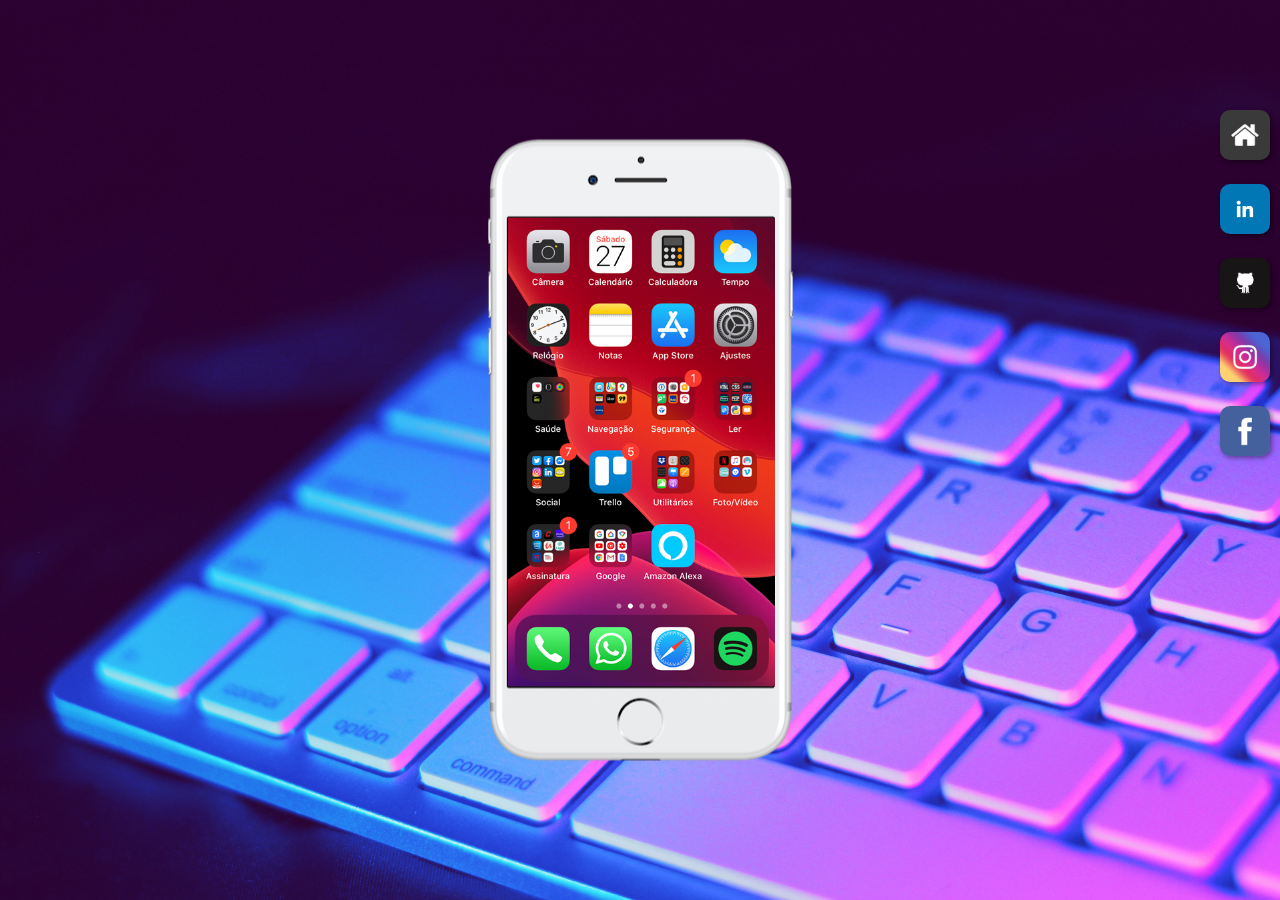
<file: index.html>
<!DOCTYPE html>
<html lang="pt-br">
<head>
    <meta charset="UTF-8">
    <meta http-equiv="X-UA-Compatible" content="IE=edge">
    <meta name="viewport" content="width=device-width, initial-scale=1.0">
    <title>Portfolio</title>
    <link rel="shortcut icon" href="img/favicon.ico" type="image/x-icon">
    <link rel="stylesheet" href="style.css">
</head>

<body>

    <main>

        <section id="telefone">
            <iframe src="home.html" name="tela" id="tela"
            frameborder="0"></iframe>

        </section>

        <section id="redes" >

            <a href="home.html" target="tela"><img src="img/logo-home.jpg" alt=""></a> <br>

            <a href="linkedin.html" target="tela"><img src="img/logo-linkedin.png" alt=""></a> <br>

            <a href="github.html" target="tela"><img src="img/logo-git.png" alt=""></a> <br>

            <a href="instagram.html" target="tela"><img src="img/logo-instagram.jpg" alt=""></a> <br>

            <a href="face.html" target="tela"><img src="img/logo-facebook.jpg" alt=""></a> <br>


        </section>

 





    </main>


    
</body>
</html>
</file>
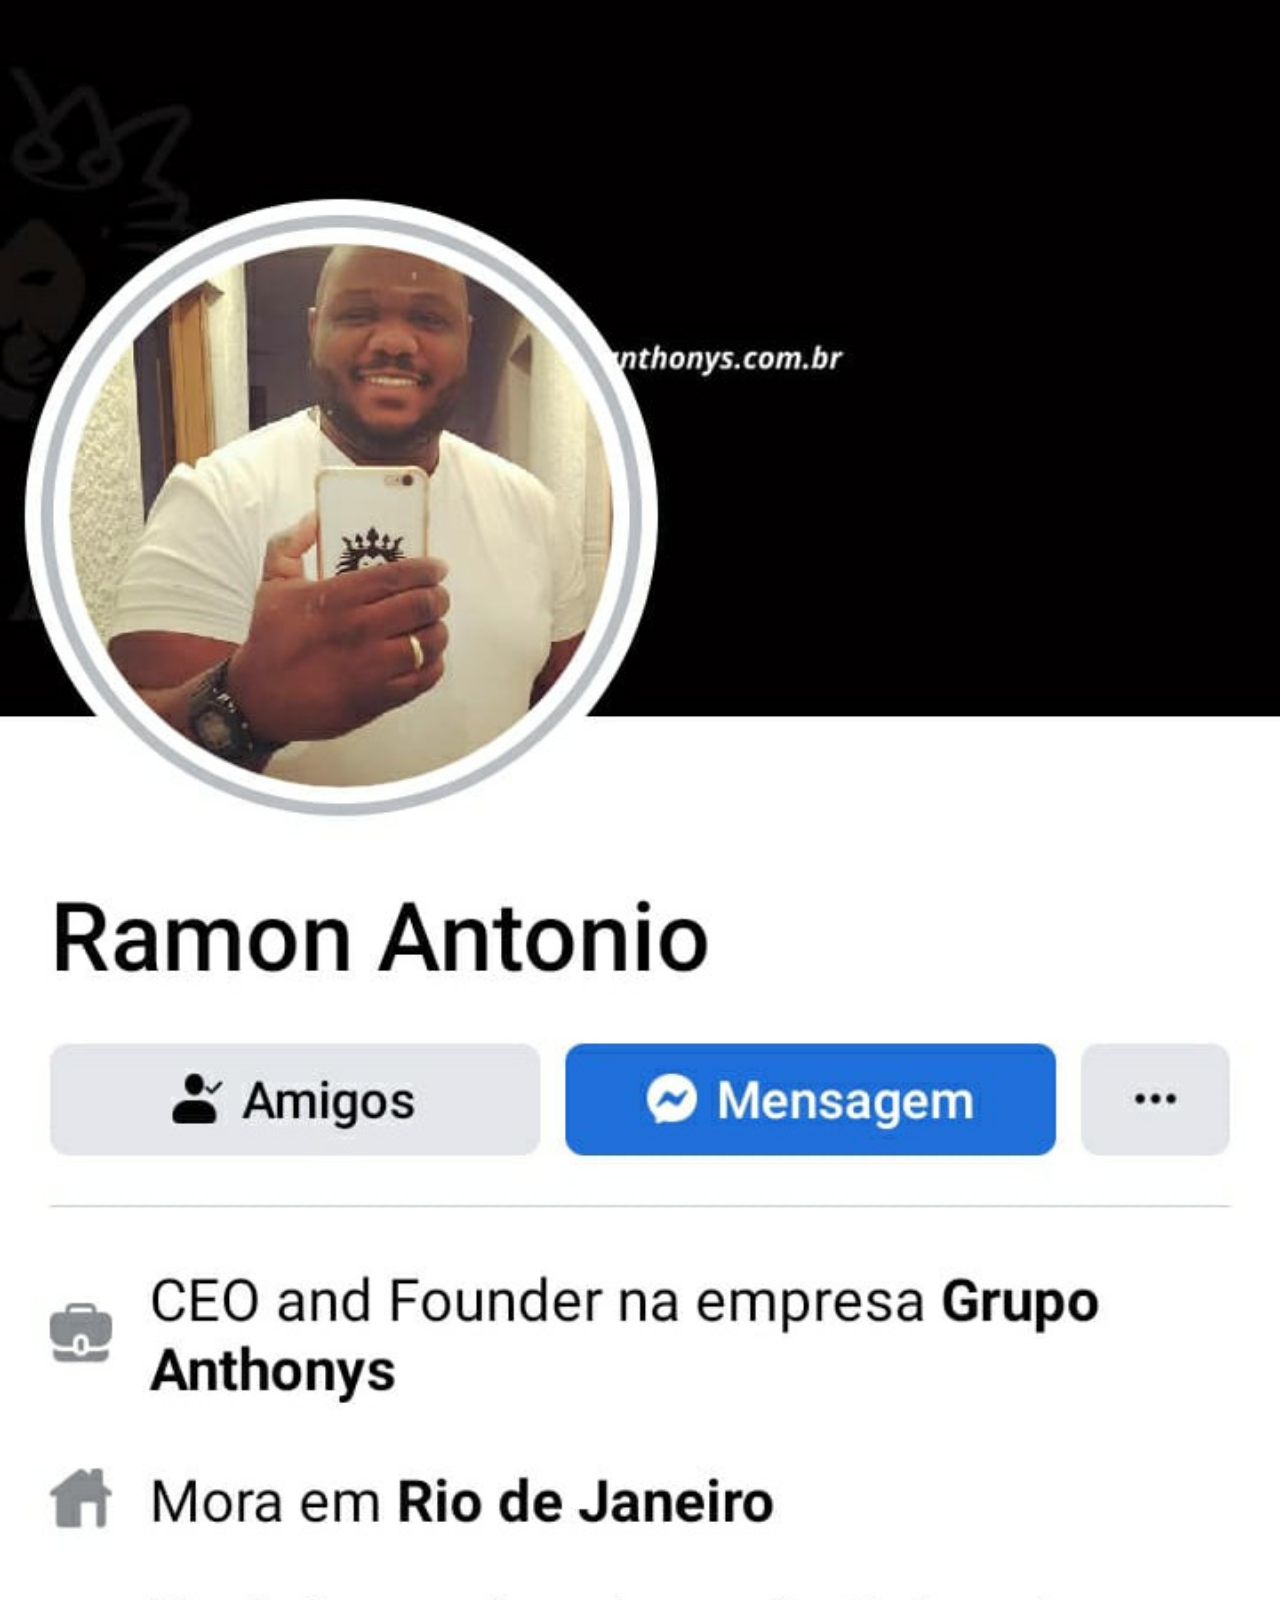
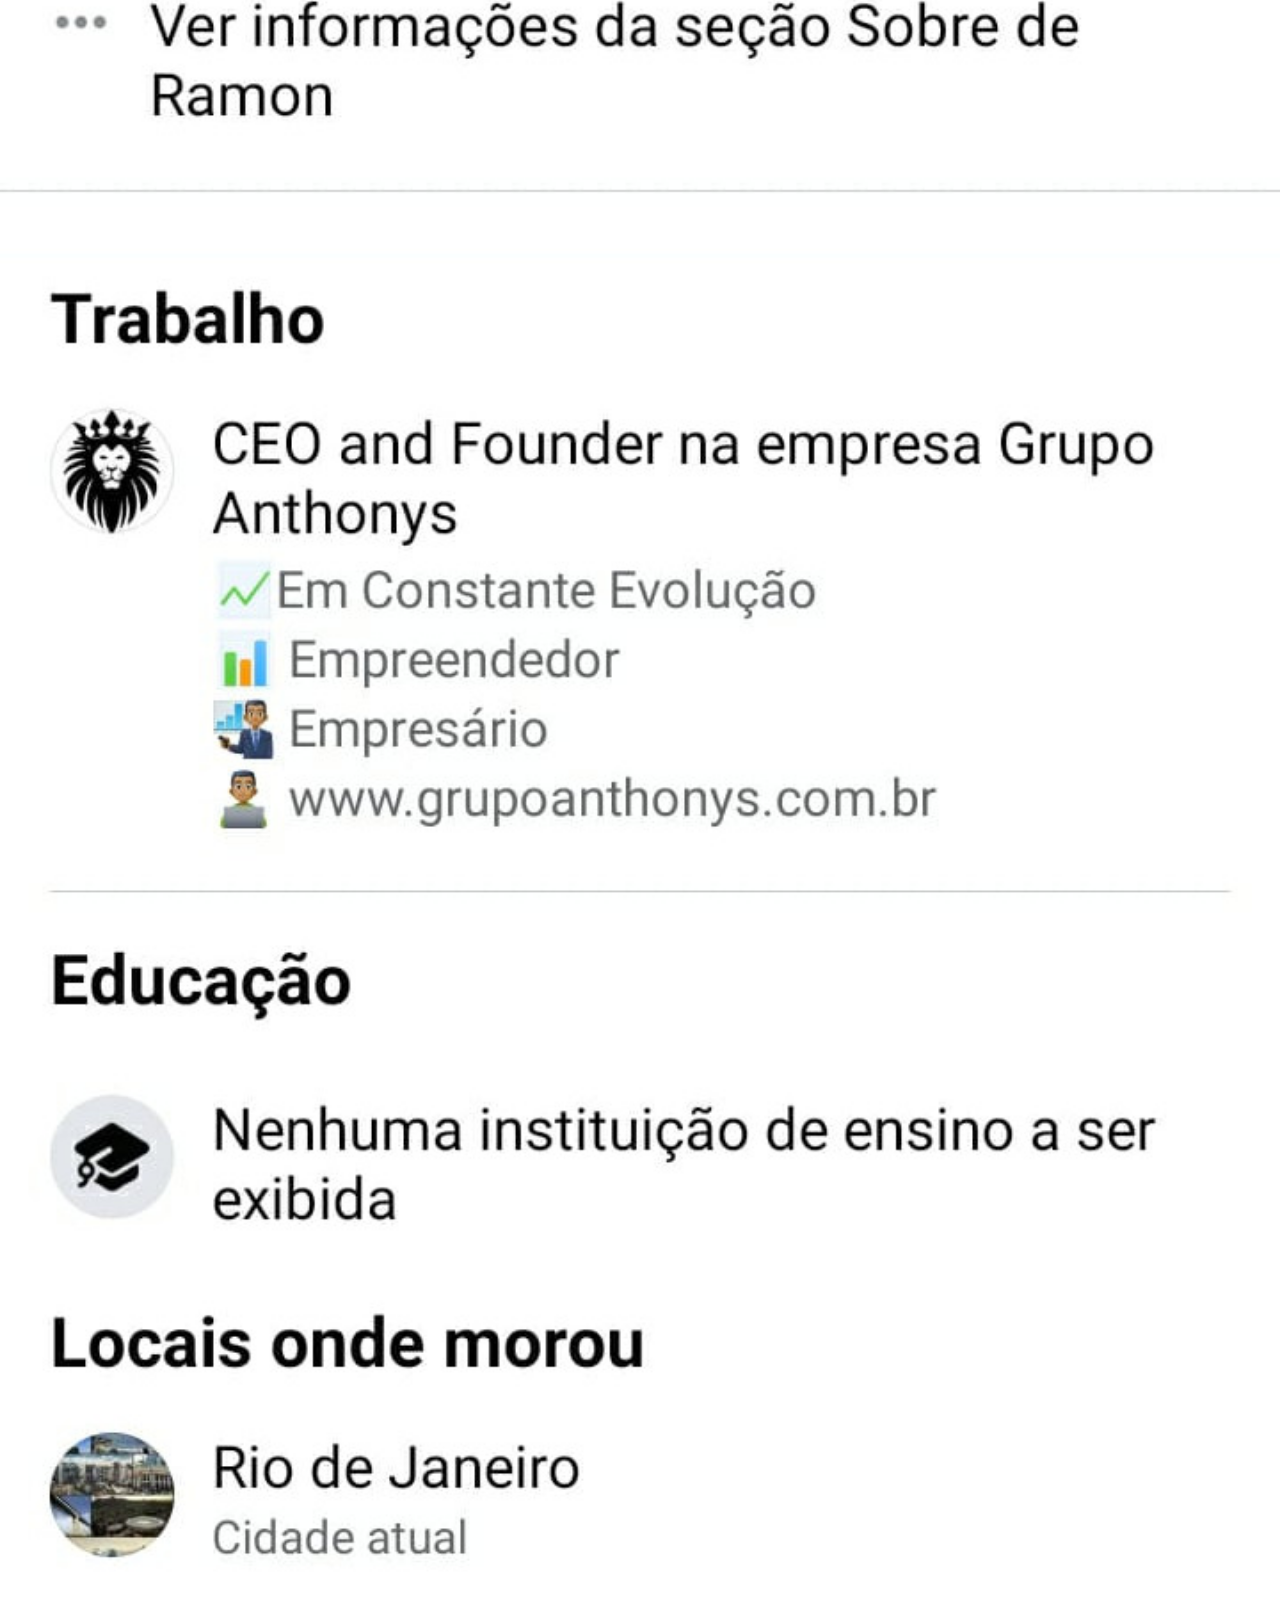
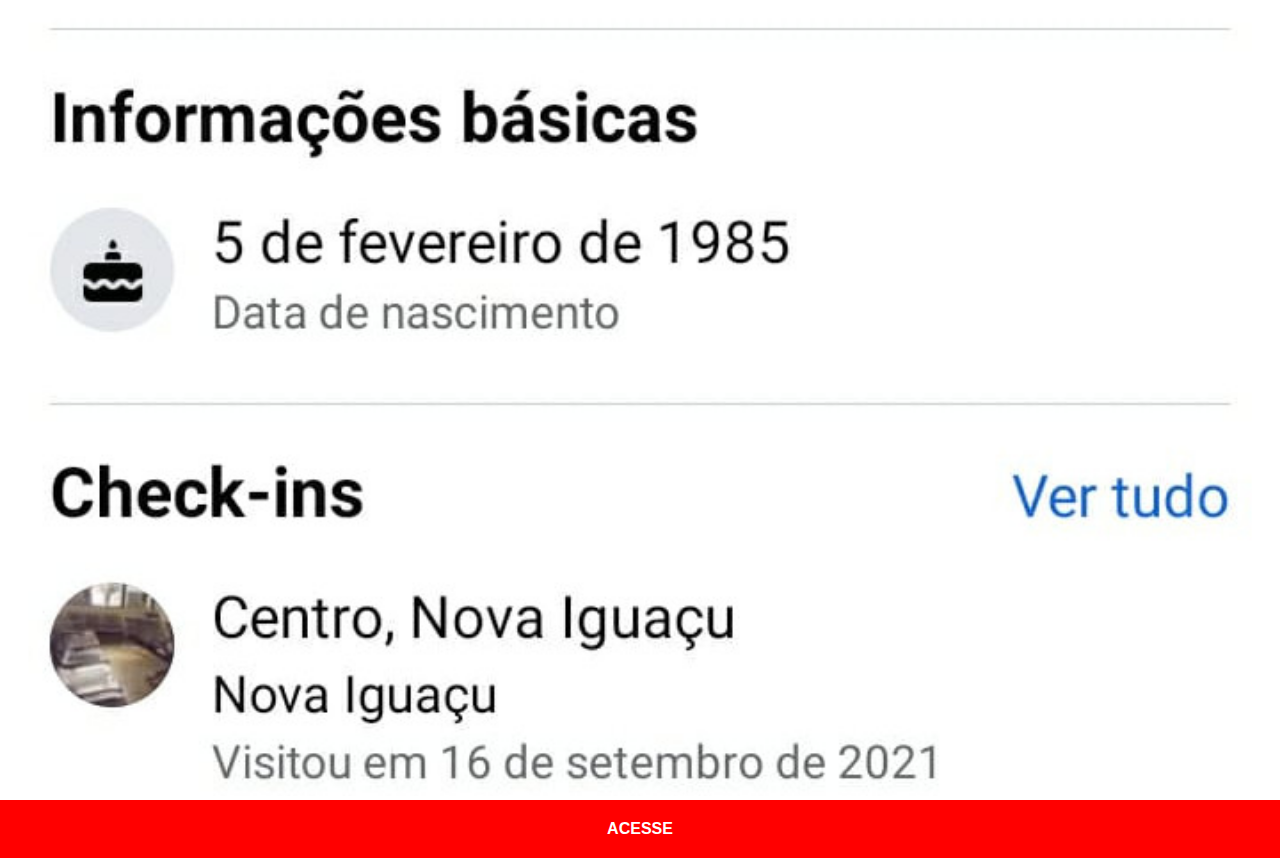
<file: face.html>
<!DOCTYPE html>
<html lang="en">
<head>
    <meta charset="UTF-8">
    <meta http-equiv="X-UA-Compatible" content="IE=edge">
    <meta name="viewport" content="width=device-width, initial-scale=1.0">
    <title>Facebook</title>
    <link rel="stylesheet" href="redes.css">
</head>
<body>
    <img src="img/tela-facebook.jpg" alt="">
    <a href="https://www.facebook.com/antonio.nomar.73/" target="_blank">ACESSE</a>
</body>
</html>
</file>
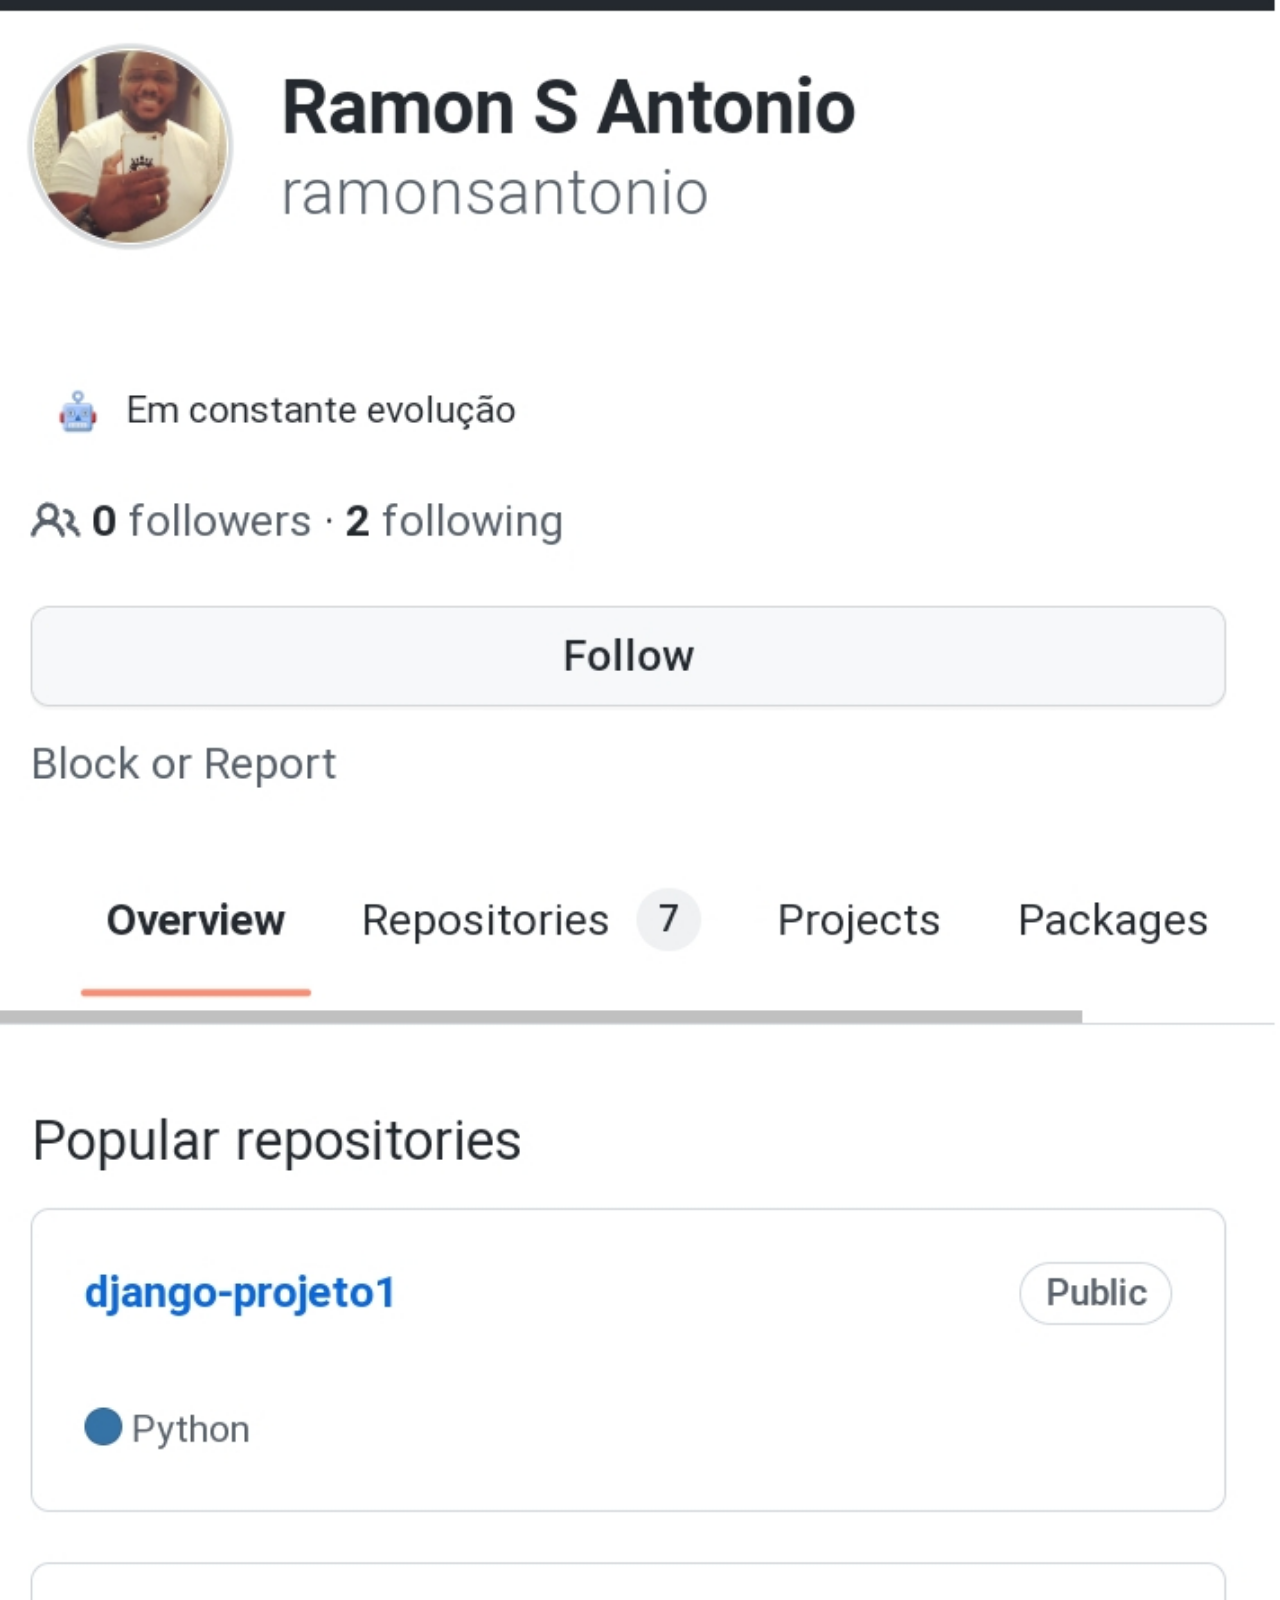
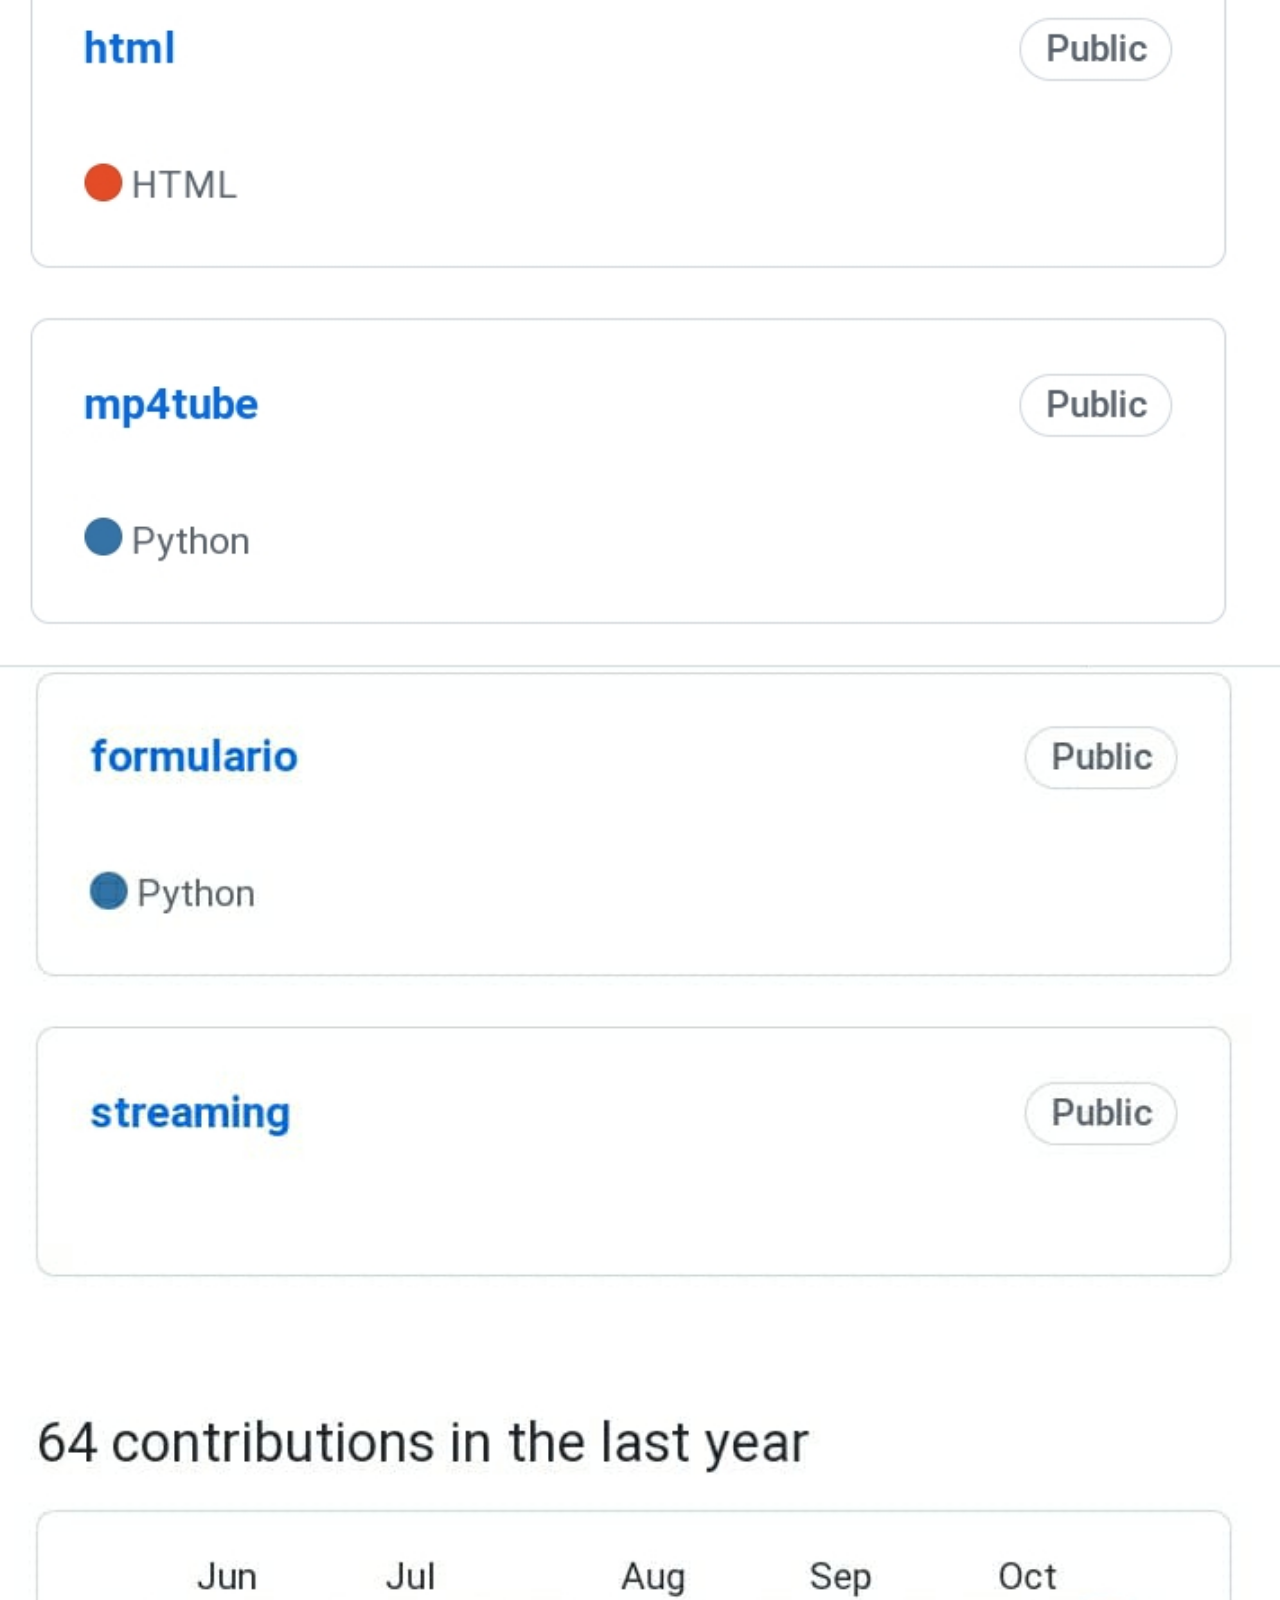
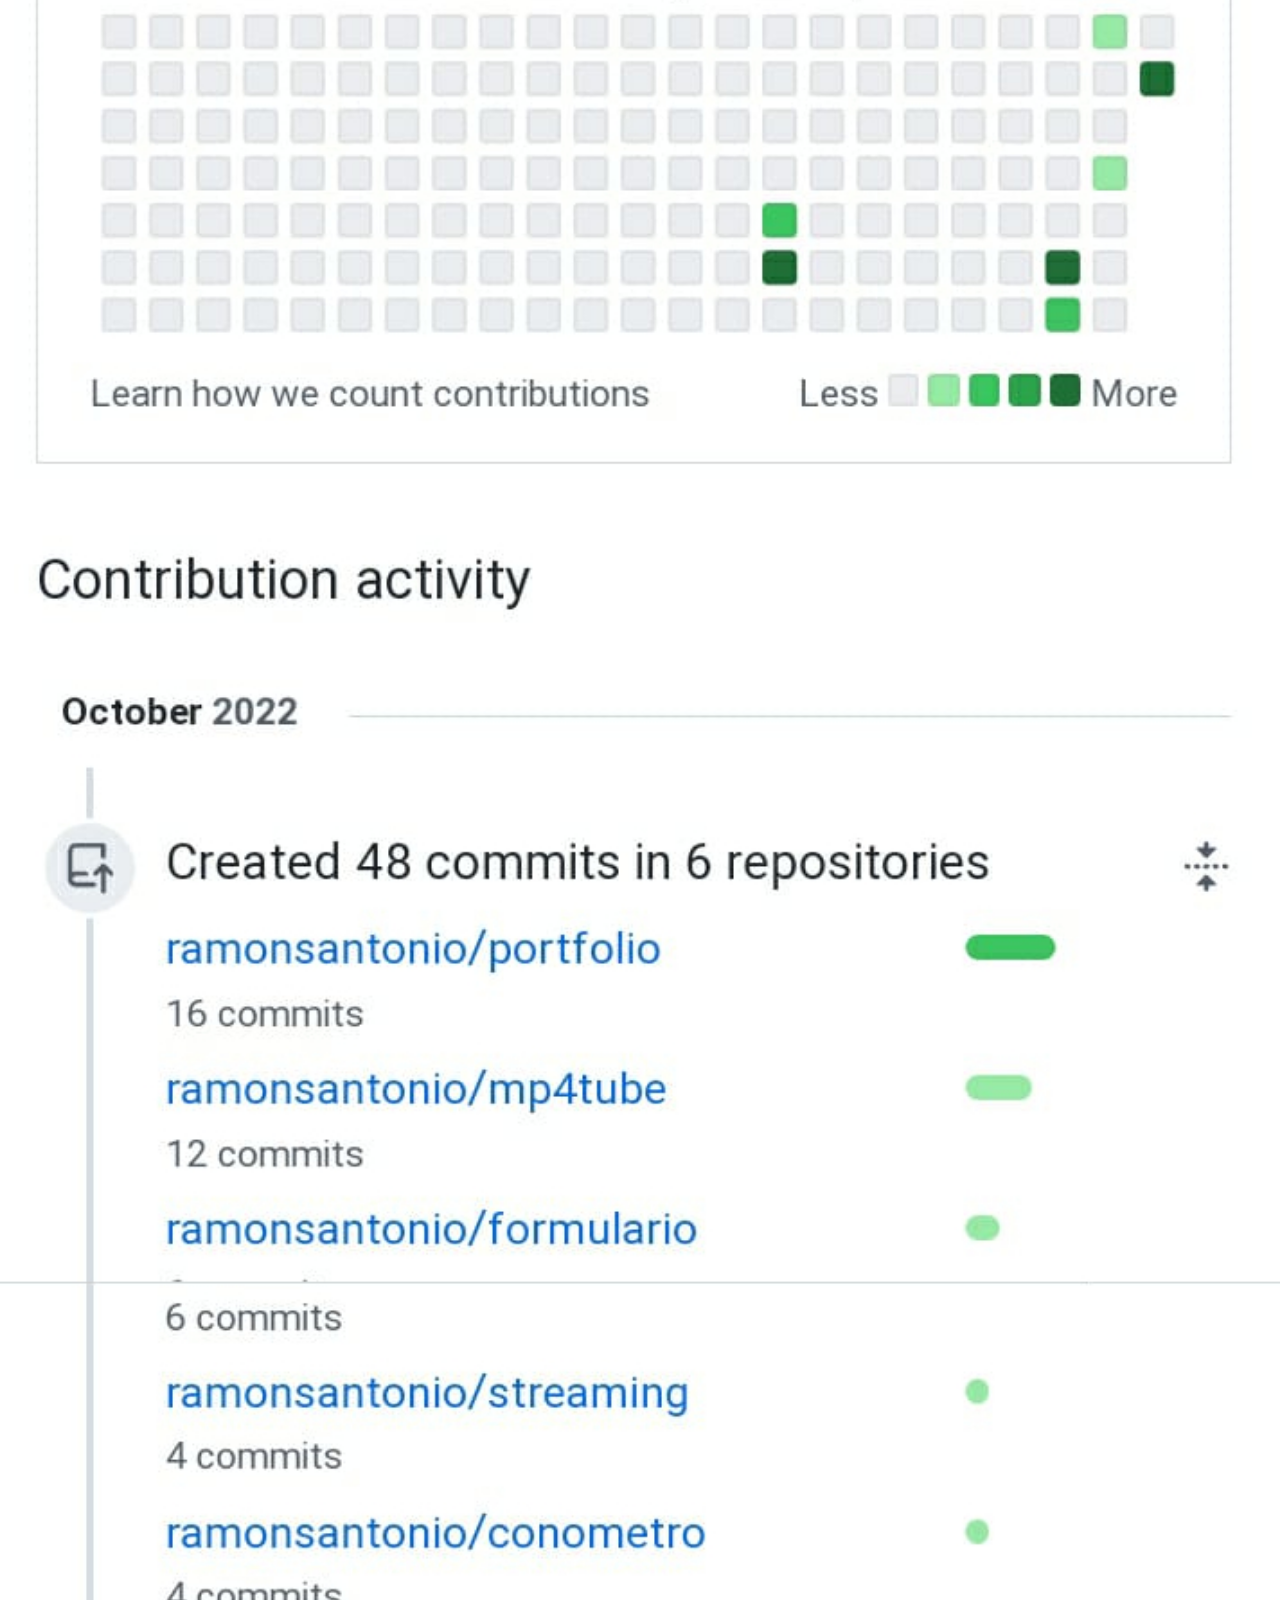
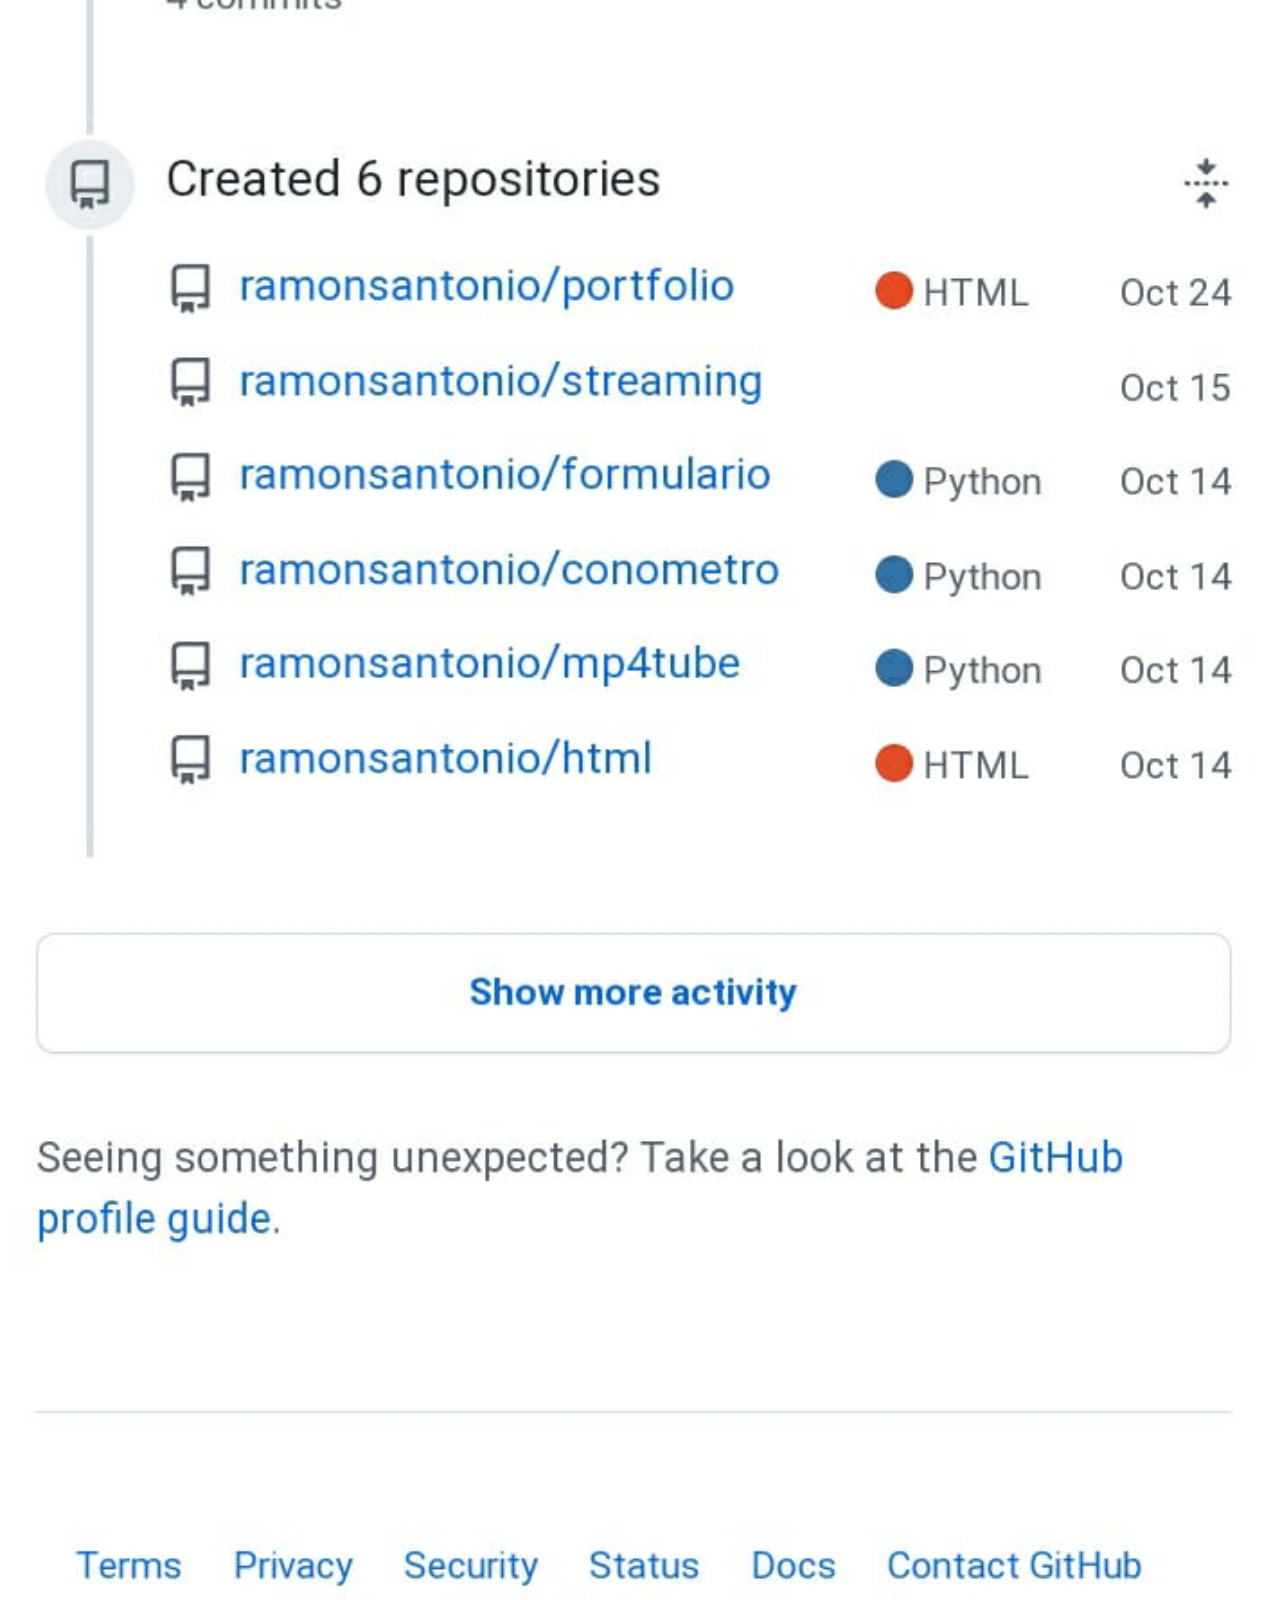
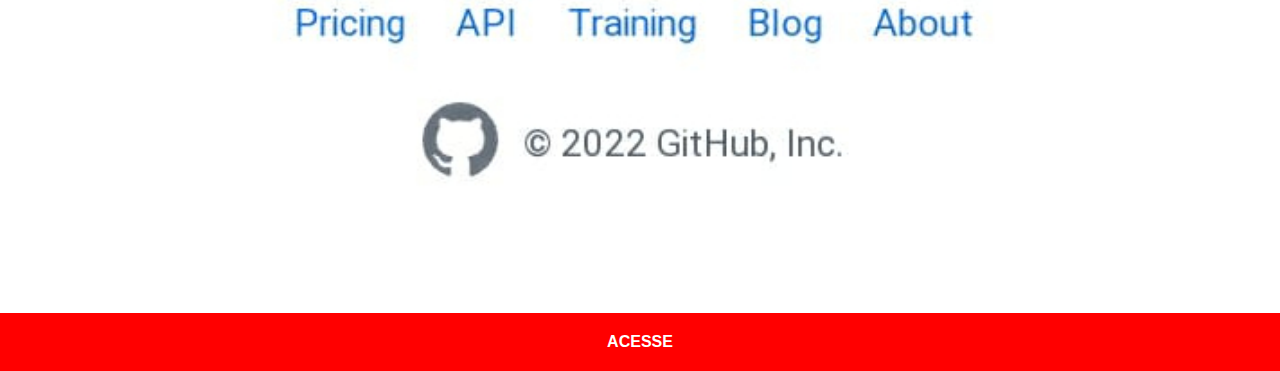
<file: github.html>
<!DOCTYPE html>
<html lang="en">
<head>
    <meta charset="UTF-8">
    <meta http-equiv="X-UA-Compatible" content="IE=edge">
    <meta name="viewport" content="width=device-width, initial-scale=1.0">
    <title>Github</title>
    <link rel="stylesheet" href="redes.css">
</head>
<body>
    <img src="img/tela-github.jpg" alt="github">
    <a href="https://github.com/ramonsantonio" target="_blank">ACESSE</a>
    
</body>
</html>
</file>
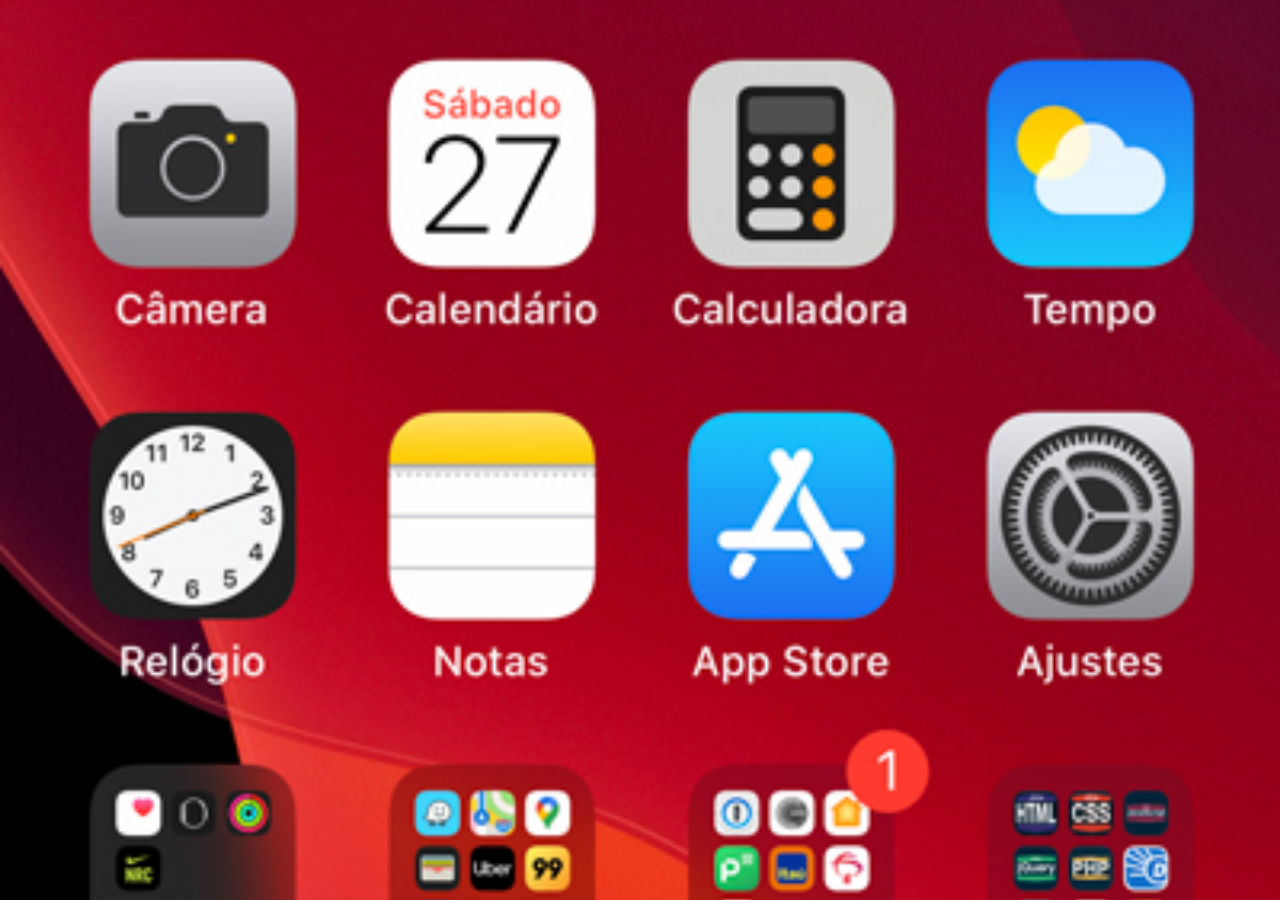
<file: home.html>
<!DOCTYPE html>
<html lang="pt-br">
<head>
    <meta charset="UTF-8">
    <meta http-equiv="X-UA-Compatible" content="IE=edge">
    <meta name="viewport" content="width=device-width, initial-scale=1.0">
    <title>Document</title>

    <style>
        *{
            margin: 0px;
            padding: 0px;
        }

        body{
            width: 100vw;
            height: 100vh;
            background: black url(img/tela-home.jpg) no-repeat top center;
            background-size:cover ;


        }

    </style>
</head>
<body>
    
</body>
</html>
</file>
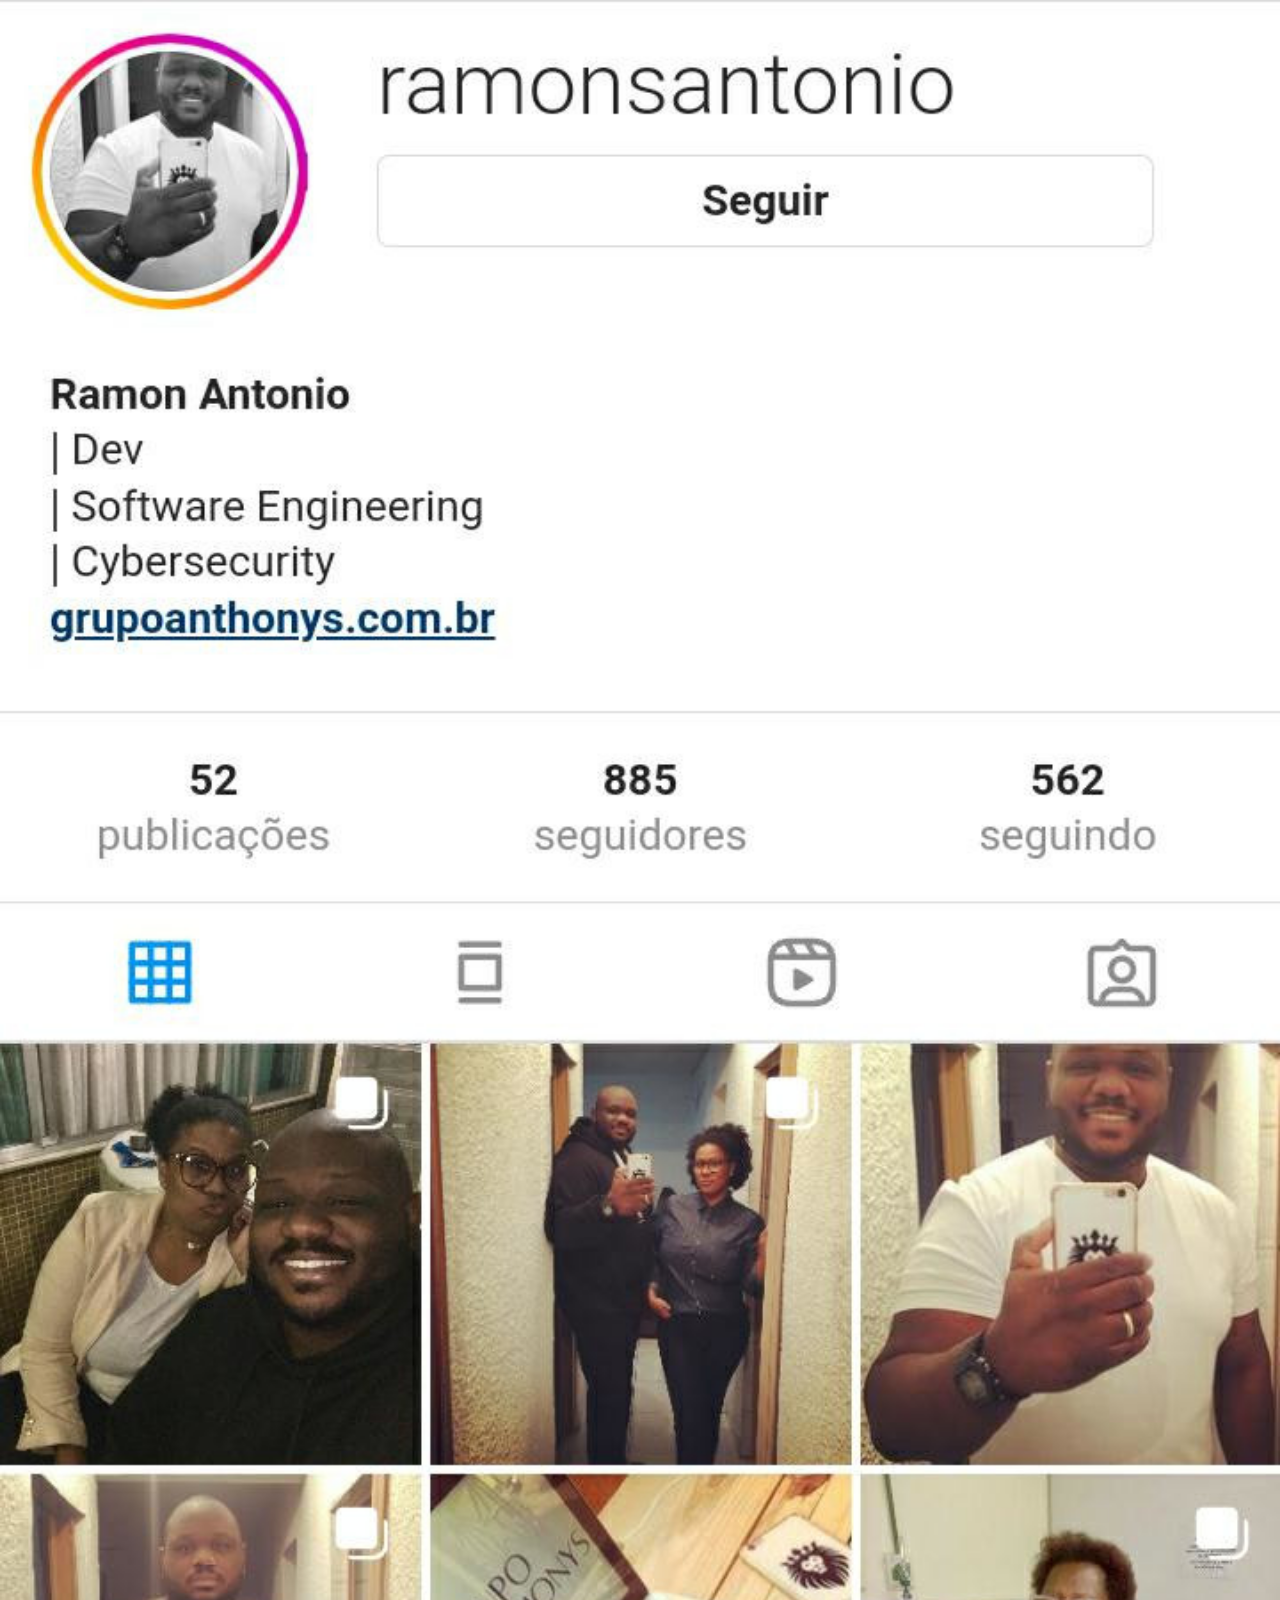
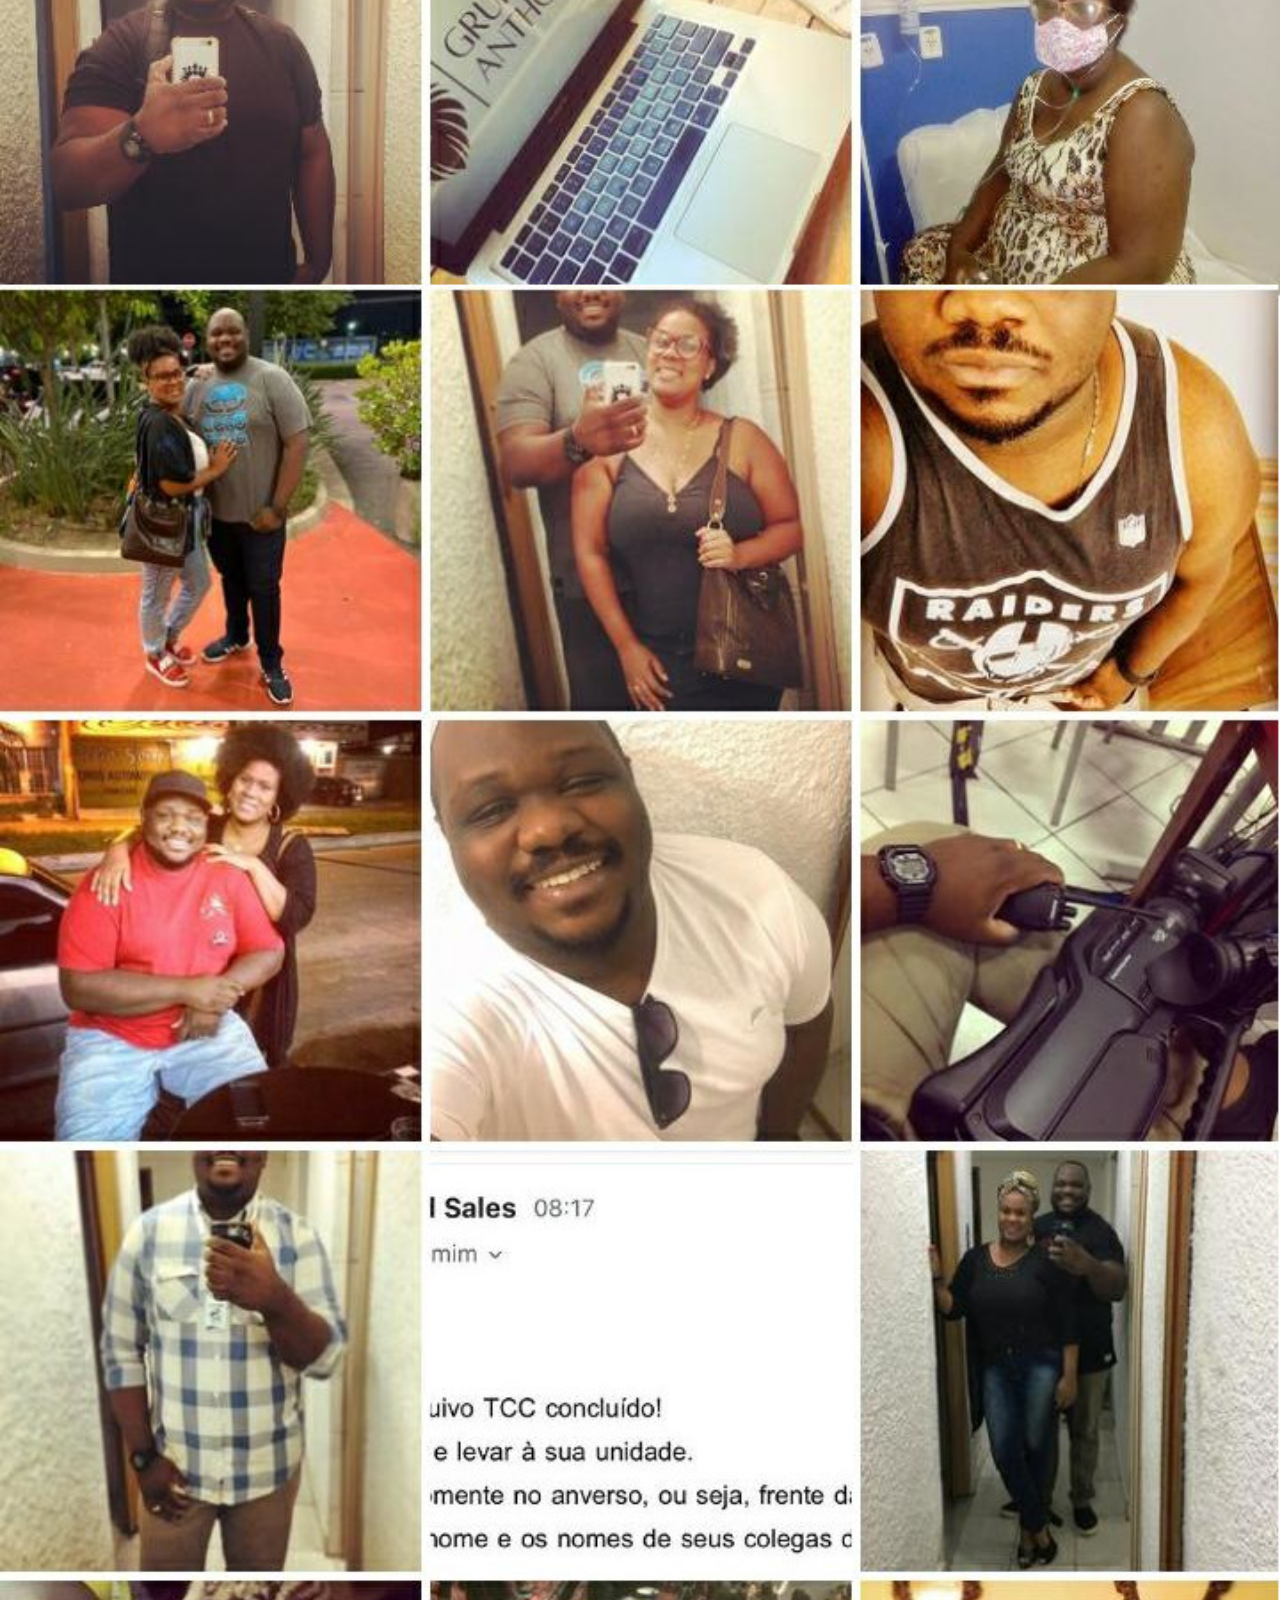
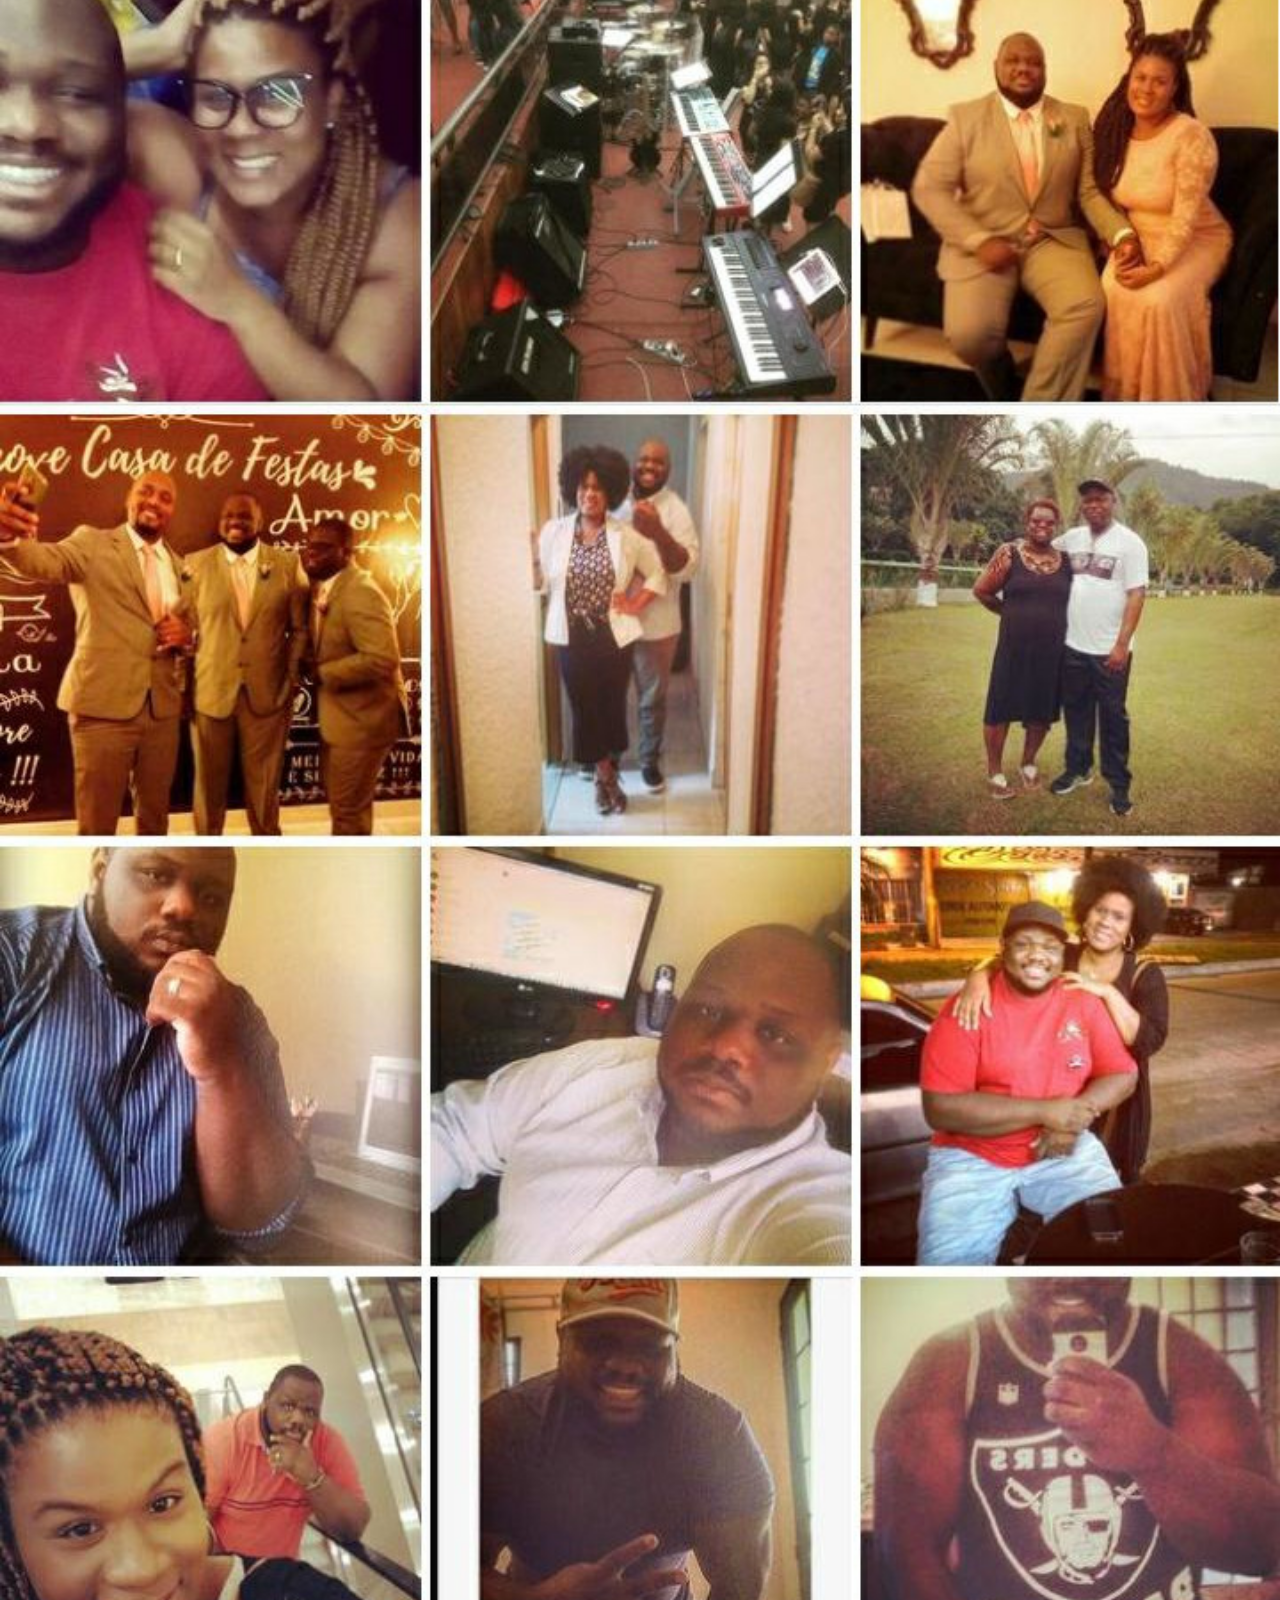
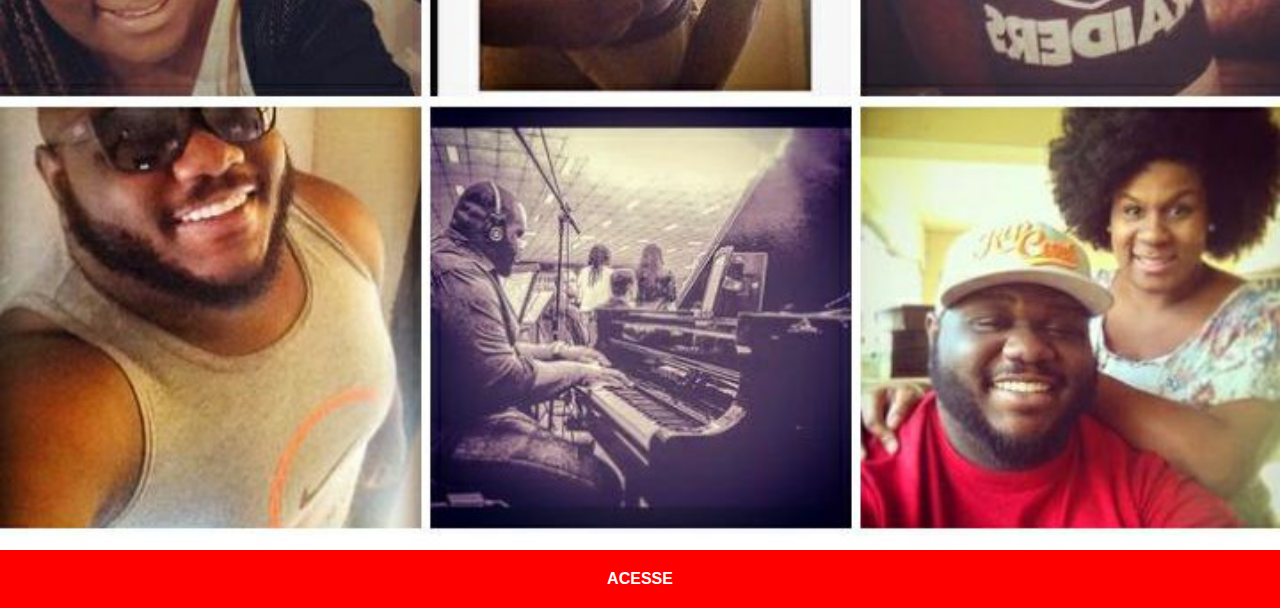
<file: instagram.html>
<!DOCTYPE html>
<html lang="en">
<head>
    <meta charset="UTF-8">
    <meta http-equiv="X-UA-Compatible" content="IE=edge">
    <meta name="viewport" content="width=device-width, initial-scale=1.0">
    <title>Instagram</title>
    <link rel="stylesheet" href="redes.css">
</head>
<body>
    <img src="img/tela-instagram.jpg" alt="instagram">
    <a href="https://www.instagram.com/ramonsantonio/" target="_blank">ACESSE</a>
</body>
</html>
</file>
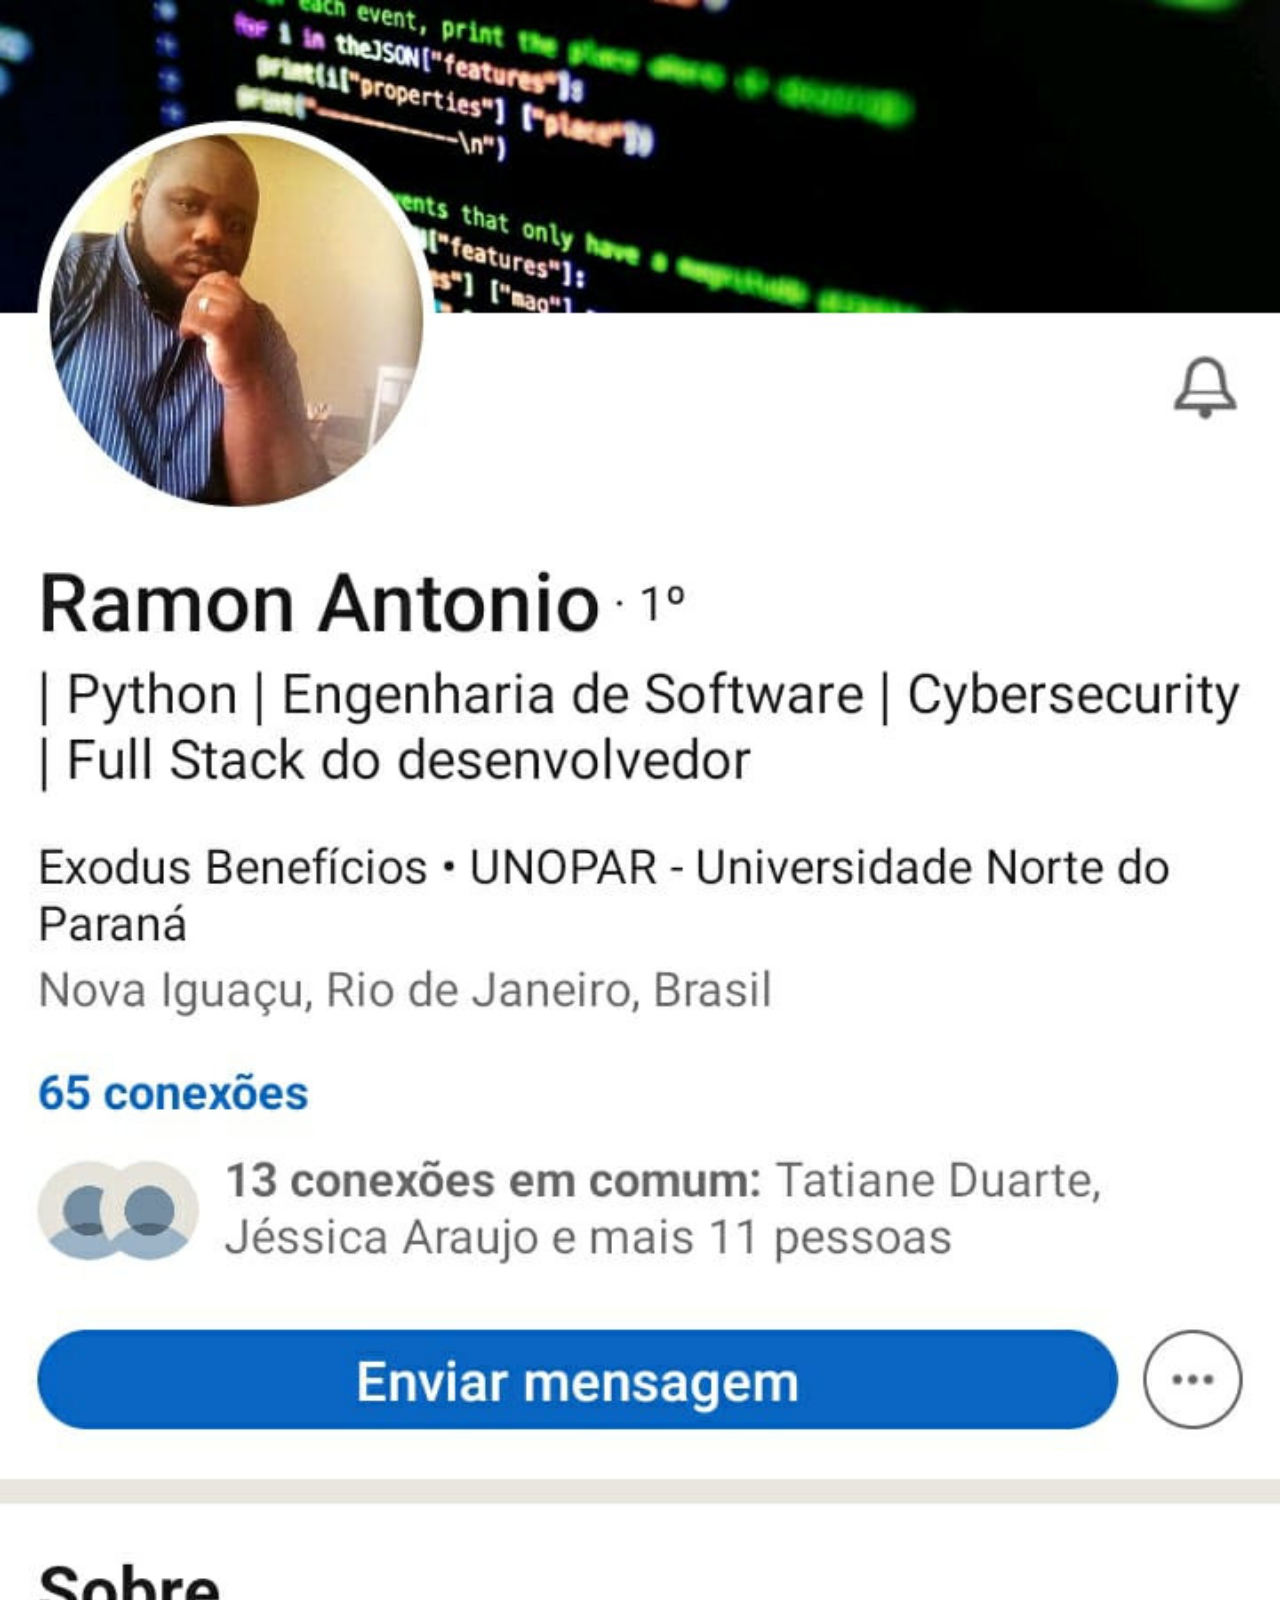
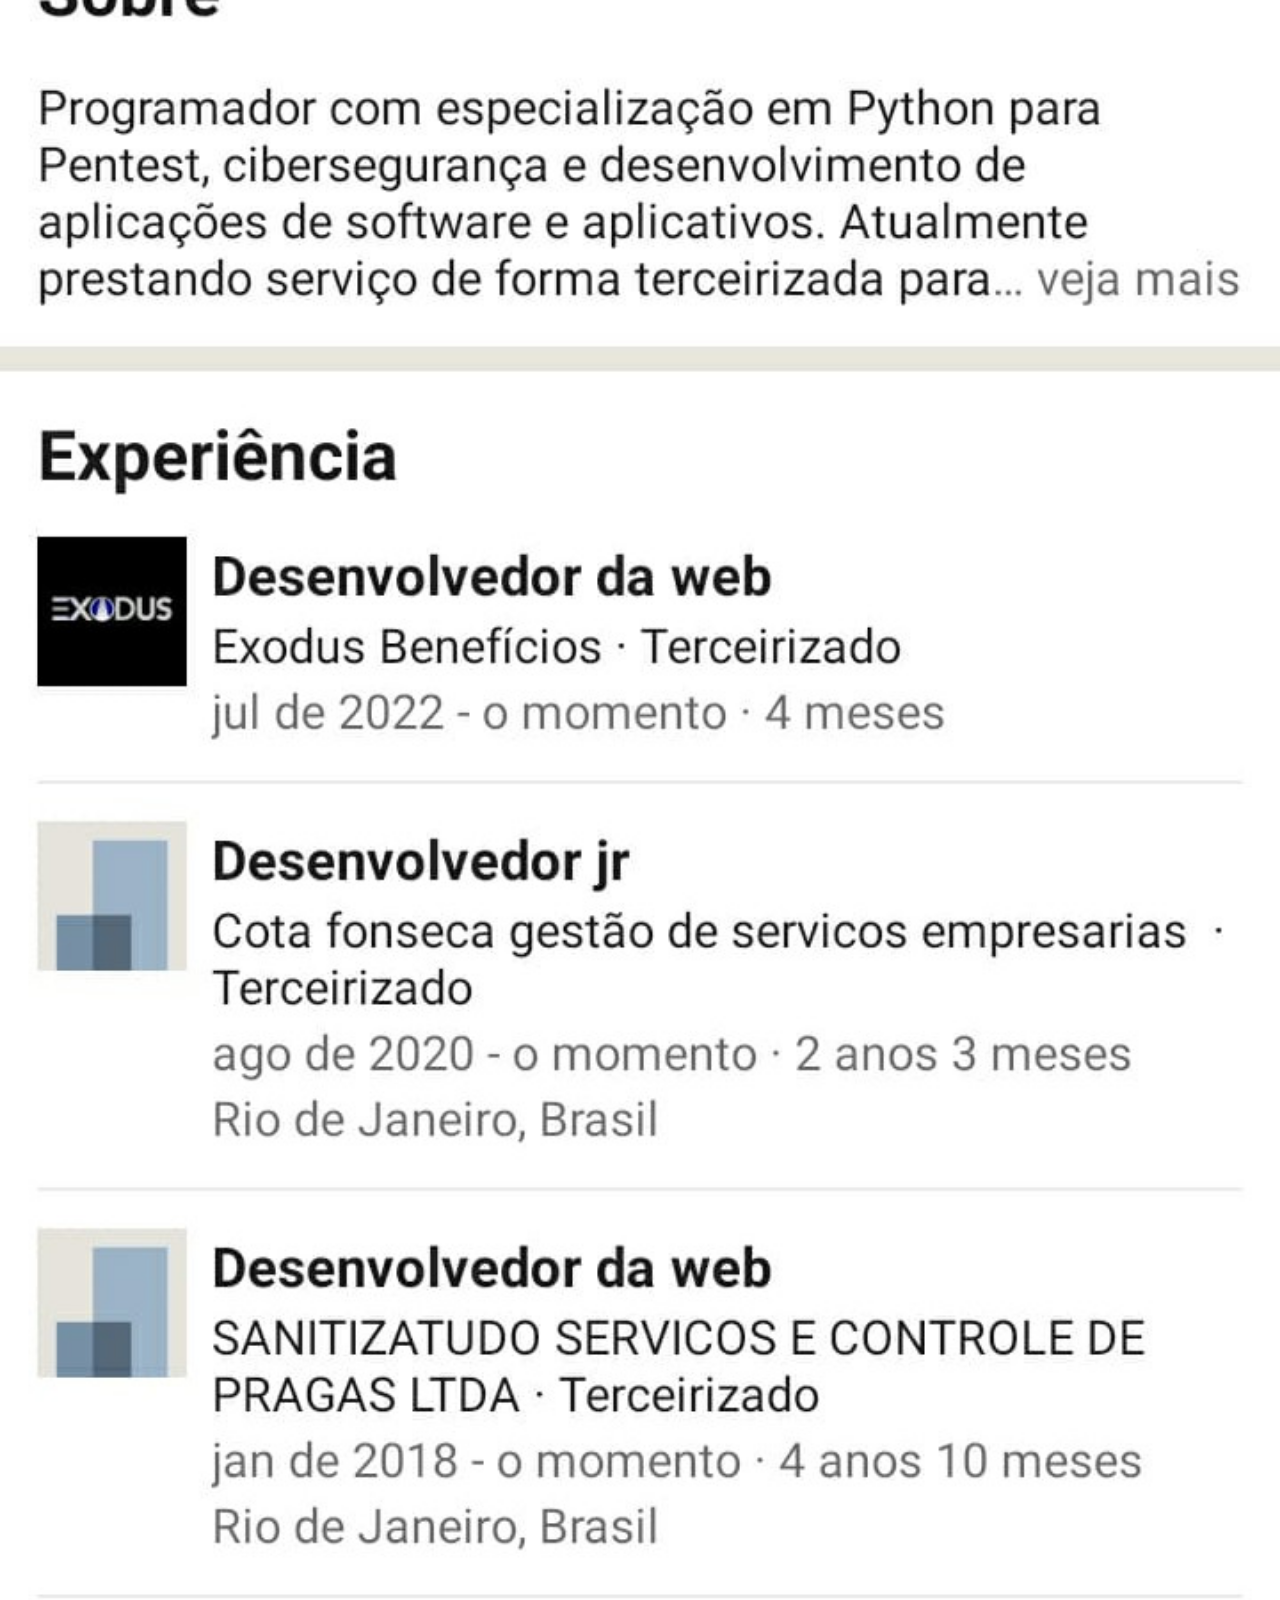
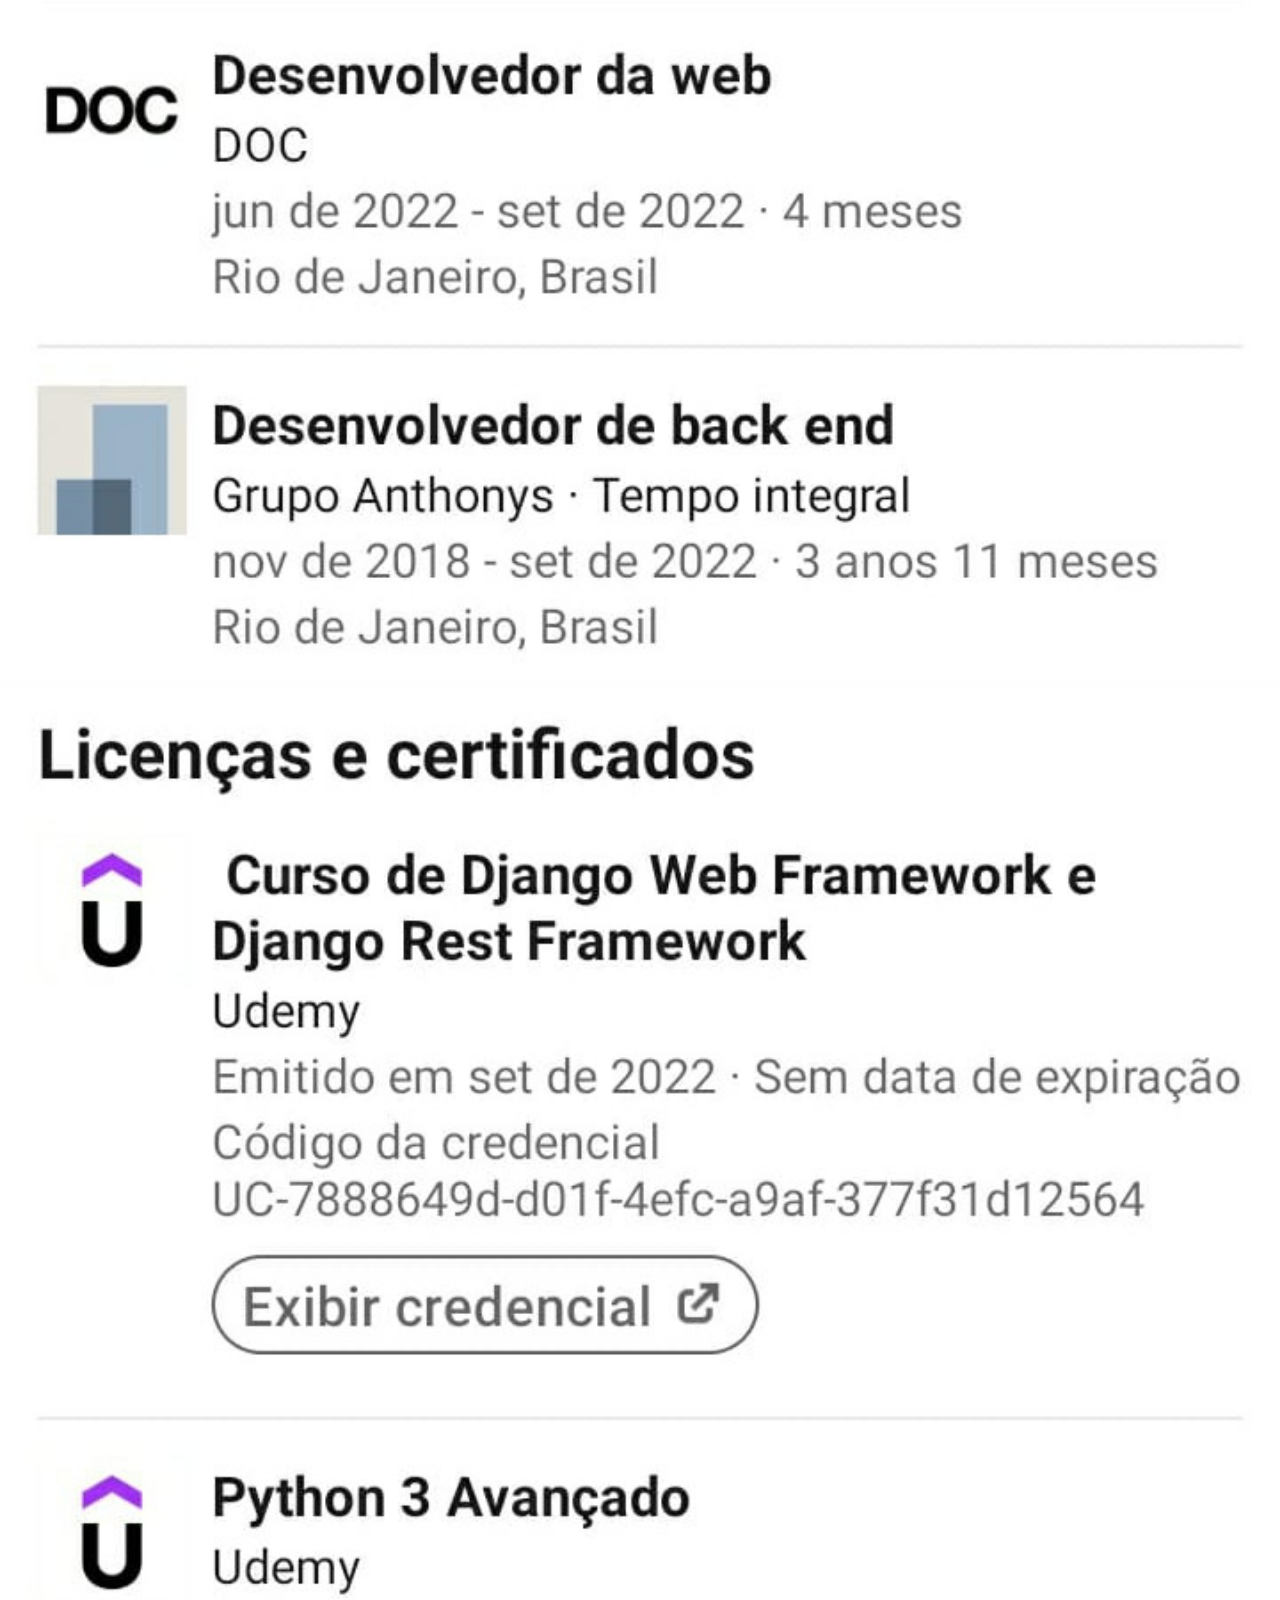
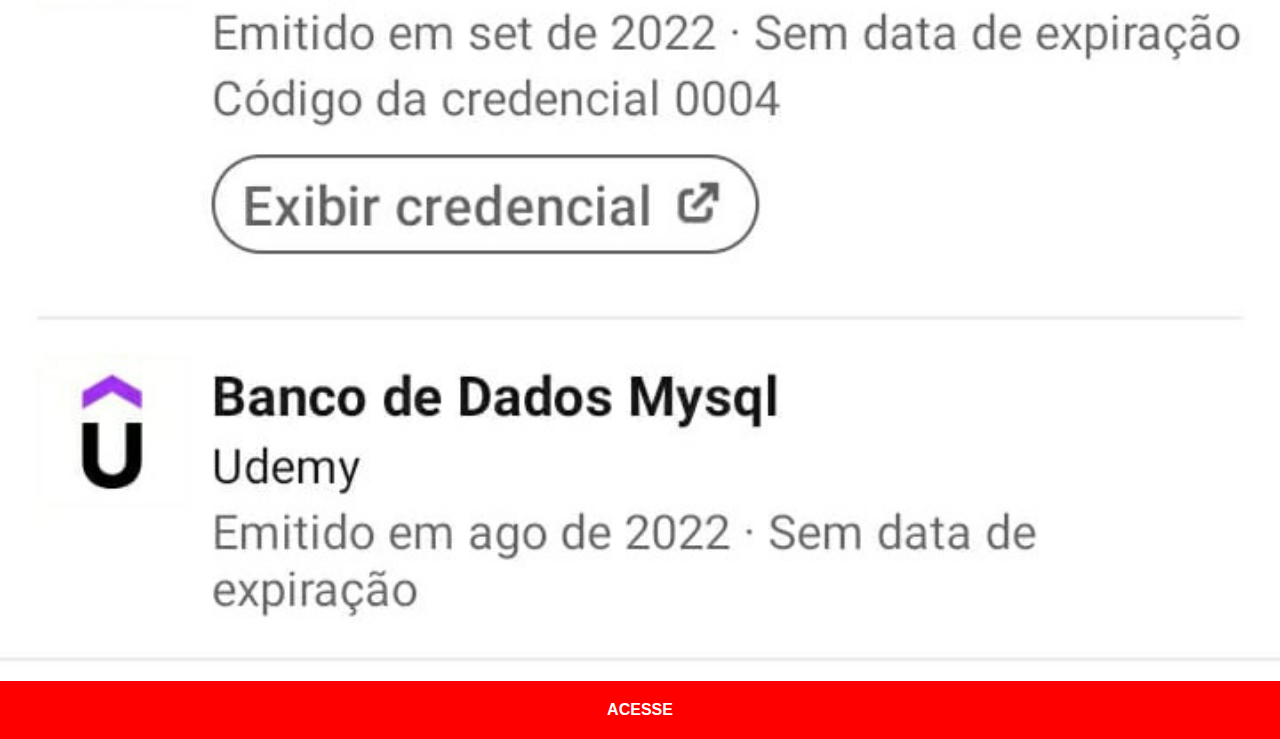
<file: linkedin.html>
<!DOCTYPE html>
<html lang="pt-br">
<head>
    <meta charset="UTF-8">
    <meta http-equiv="X-UA-Compatible" content="IE=edge">
    <meta name="viewport" content="width=device-width, initial-scale=1.0">
    <title>Document</title>
    <link rel="stylesheet" href="redes.css">
</head>
<body>
    <img src="img/tela-linkedin.jpg" alt="linkedin"> 
    <a href="https://www.linkedin.com/in/ramon-antonio/" target="_blank">ACESSE</a>
</body>
</html>
</file>
<file: style.css>
@charset " UTF-8";

*{

    margin: 0px;
    padding: 0px;
}

html, body{

    height: 100vh;
    width: 100vw;

}

body{
    background: url(img/fundo.jpg) no-repeat top center;
    background-size: cover;

}

main{
    position: relative;
    height: 100vh;
    
}

section#telefone{
    position: absolute;
    top: 50%;
    left: 50%;
    transform: translate(-50%, -50%);

    height: 627px;
    width: 310px;
    background: url(img/frame-iphone.png) no-repeat;
}

iframe#tela{
    position: relative;
    top: 81px;
    left: 23px;

    width: 267px;
    height: 469px;

}

section#redes {

    text-align: right;
    padding-top: 100px;
}


section#redes img{

    width: 50px;
    margin: 10px;
    border-radius: 20%;
    box-shadow: 2px 2px 5px rgba(0, 0, 0, 0.418);
    box-sizing: border-box;

}


section#redes img:hover{

    transform: translate(1px, 1px);


}
</file>
<file: redes.css>
@charset "UTF-8";

*{
    margin: 0px;
    padding: 0px;
    font-family: Arial, Helvetica, sans-serif;
}

::-webkit-scrollbar{
    width: 0px;
    height: 0px;
}

img{

    width: 100vw;
}

a{
    display: block;
    color: white;
    background-color: red;
    text-align: center;
    padding: 20px;
    font-weight: bolder;
    text-decoration: none;
}


a:hover{
    background-color: darkred;
    color: azure;
}
</file>
